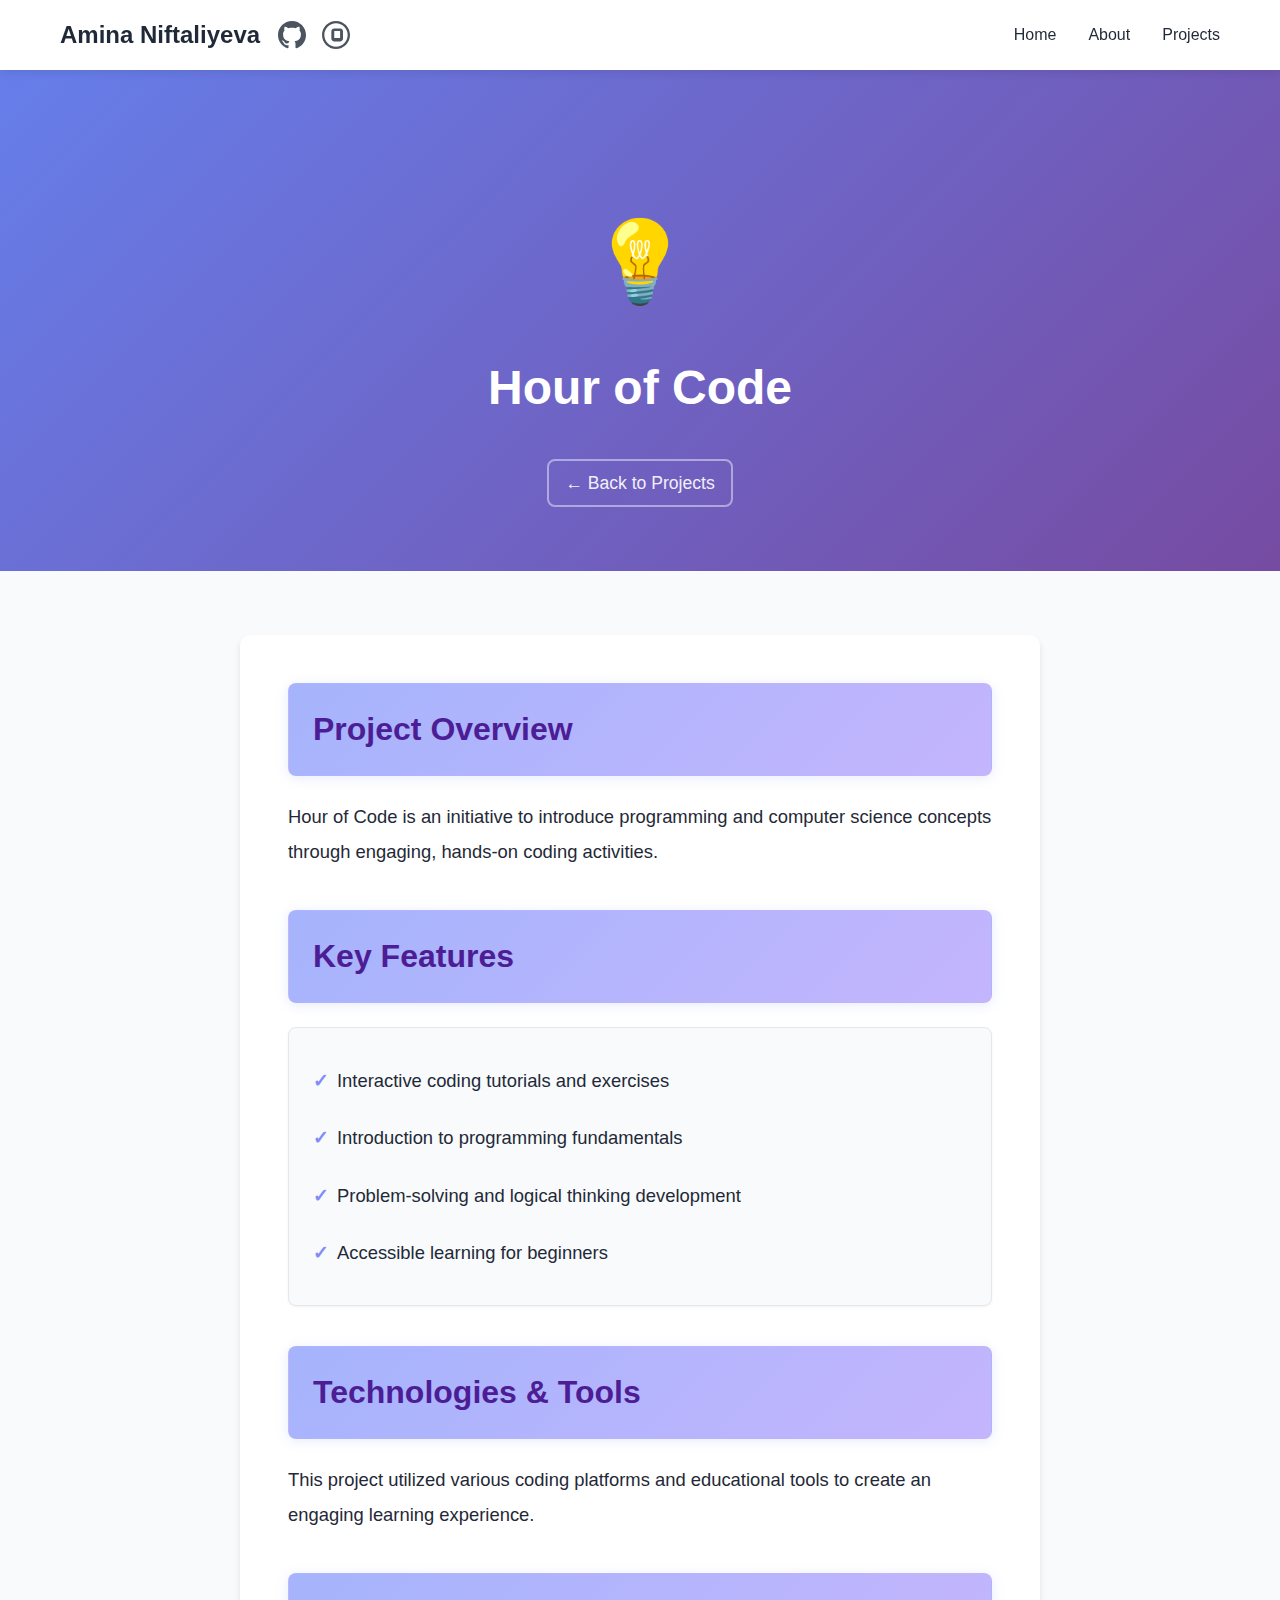
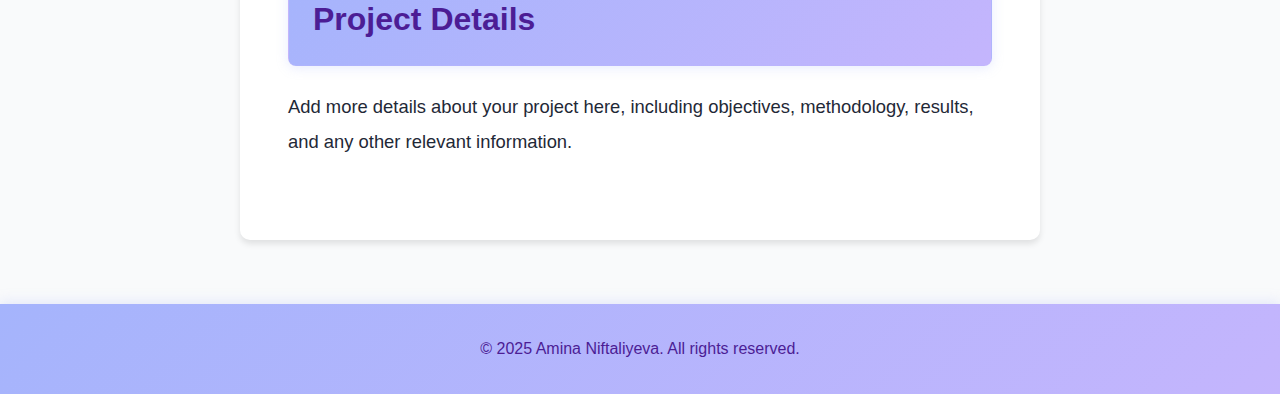
<file: hour-of-code.html>
<!DOCTYPE html>
<html lang="en">
<head>
    <meta charset="UTF-8">
    <meta name="viewport" content="width=device-width, initial-scale=1.0">
    <title>Hour of Code - Amina Niftaliyeva</title>
    <link rel="stylesheet" href="styles.css">
</head>
<body>
    <nav class="navbar">
        <div class="nav-container">
            <div class="logo-container">
                <a href="index.html" class="logo">Amina Niftaliyeva</a>
                <div class="social-icons">
                    <a href="https://github.com/Aminaniftaliyeva" target="_blank" rel="noopener noreferrer" class="social-icon" aria-label="GitHub">
                        <svg width="28" height="28" viewBox="0 0 24 24" fill="currentColor">
                            <path d="M12 0c-6.626 0-12 5.373-12 12 0 5.302 3.438 9.8 8.207 11.387.599.111.793-.261.793-.577v-2.234c-3.338.726-4.033-1.416-4.033-1.416-.546-1.387-1.333-1.756-1.333-1.756-1.089-.745.083-.729.083-.729 1.205.084 1.839 1.237 1.839 1.237 1.07 1.834 2.807 1.304 3.492.997.107-.775.418-1.305.762-1.604-2.665-.305-5.467-1.334-5.467-5.931 0-1.311.469-2.381 1.236-3.221-.124-.303-.535-1.524.117-3.176 0 0 1.008-.322 3.301 1.23.957-.266 1.983-.399 3.003-.404 1.02.005 2.047.138 3.006.404 2.291-1.552 3.297-1.23 3.297-1.23.653 1.653.242 2.874.118 3.176.77.84 1.235 1.911 1.235 3.221 0 4.609-2.807 5.624-5.479 5.921.43.372.823 1.102.823 2.222v3.293c0 .319.192.694.801.576 4.765-1.589 8.199-6.086 8.199-11.386 0-6.627-5.373-12-12-12z"/>
                        </svg>
                    </a>
                    <a href="https://www.codecademy.com/profiles/AminaNiftaliyeva" target="_blank" rel="noopener noreferrer" class="social-icon" aria-label="Codecademy">
                        <svg width="28" height="28" viewBox="0 0 24 24" fill="currentColor">
                            <path d="M12 0C5.373 0 0 5.373 0 12s5.373 12 12 12 12-5.373 12-12S18.627 0 12 0zm0 2c5.514 0 10 4.486 10 10s-4.486 10-10 10S2 17.514 2 12 6.486 2 12 2zm-1.5 4.5c-1.38 0-2.5 1.12-2.5 2.5v6c0 1.38 1.12 2.5 2.5 2.5h5c1.38 0 2.5-1.12 2.5-2.5v-6c0-1.38-1.12-2.5-2.5-2.5h-5zm0 2h5v6h-5v-6z"/>
                        </svg>
                    </a>
                </div>
            </div>
            <ul class="nav-menu">
                <li><a href="index.html#home" class="nav-link">Home</a></li>
                <li><a href="index.html#about" class="nav-link">About</a></li>
                <li><a href="index.html#projects" class="nav-link">Projects</a></li>
            </ul>
            <div class="hamburger">
                <span></span>
                <span></span>
                <span></span>
            </div>
        </div>
    </nav>

    <section class="project-hero">
        <div class="container">
            <div class="project-header">
                <div class="project-icon-large">💡</div>
                <h1 class="project-title">Hour of Code</h1>
                <a href="index.html#projects" class="back-link">← Back to Projects</a>
            </div>
        </div>
    </section>

    <section class="project-content">
        <div class="container">
            <div class="project-details">
                <h2>Project Overview</h2>
                <p>Hour of Code is an initiative to introduce programming and computer science concepts through engaging, hands-on coding activities.</p>
                
                <h2>Key Features</h2>
                <ul class="project-list">
                    <li>Interactive coding tutorials and exercises</li>
                    <li>Introduction to programming fundamentals</li>
                    <li>Problem-solving and logical thinking development</li>
                    <li>Accessible learning for beginners</li>
                </ul>

                <h2>Technologies & Tools</h2>
                <p>This project utilized various coding platforms and educational tools to create an engaging learning experience.</p>

                <h2>Project Details</h2>
                <p>Add more details about your project here, including objectives, methodology, results, and any other relevant information.</p>
            </div>
        </div>
    </section>

    <footer class="footer">
        <div class="container">
            <p>&copy; 2025 Amina Niftaliyeva. All rights reserved.</p>
        </div>
    </footer>

    <script src="script.js"></script>
</body>
</html>
</file>
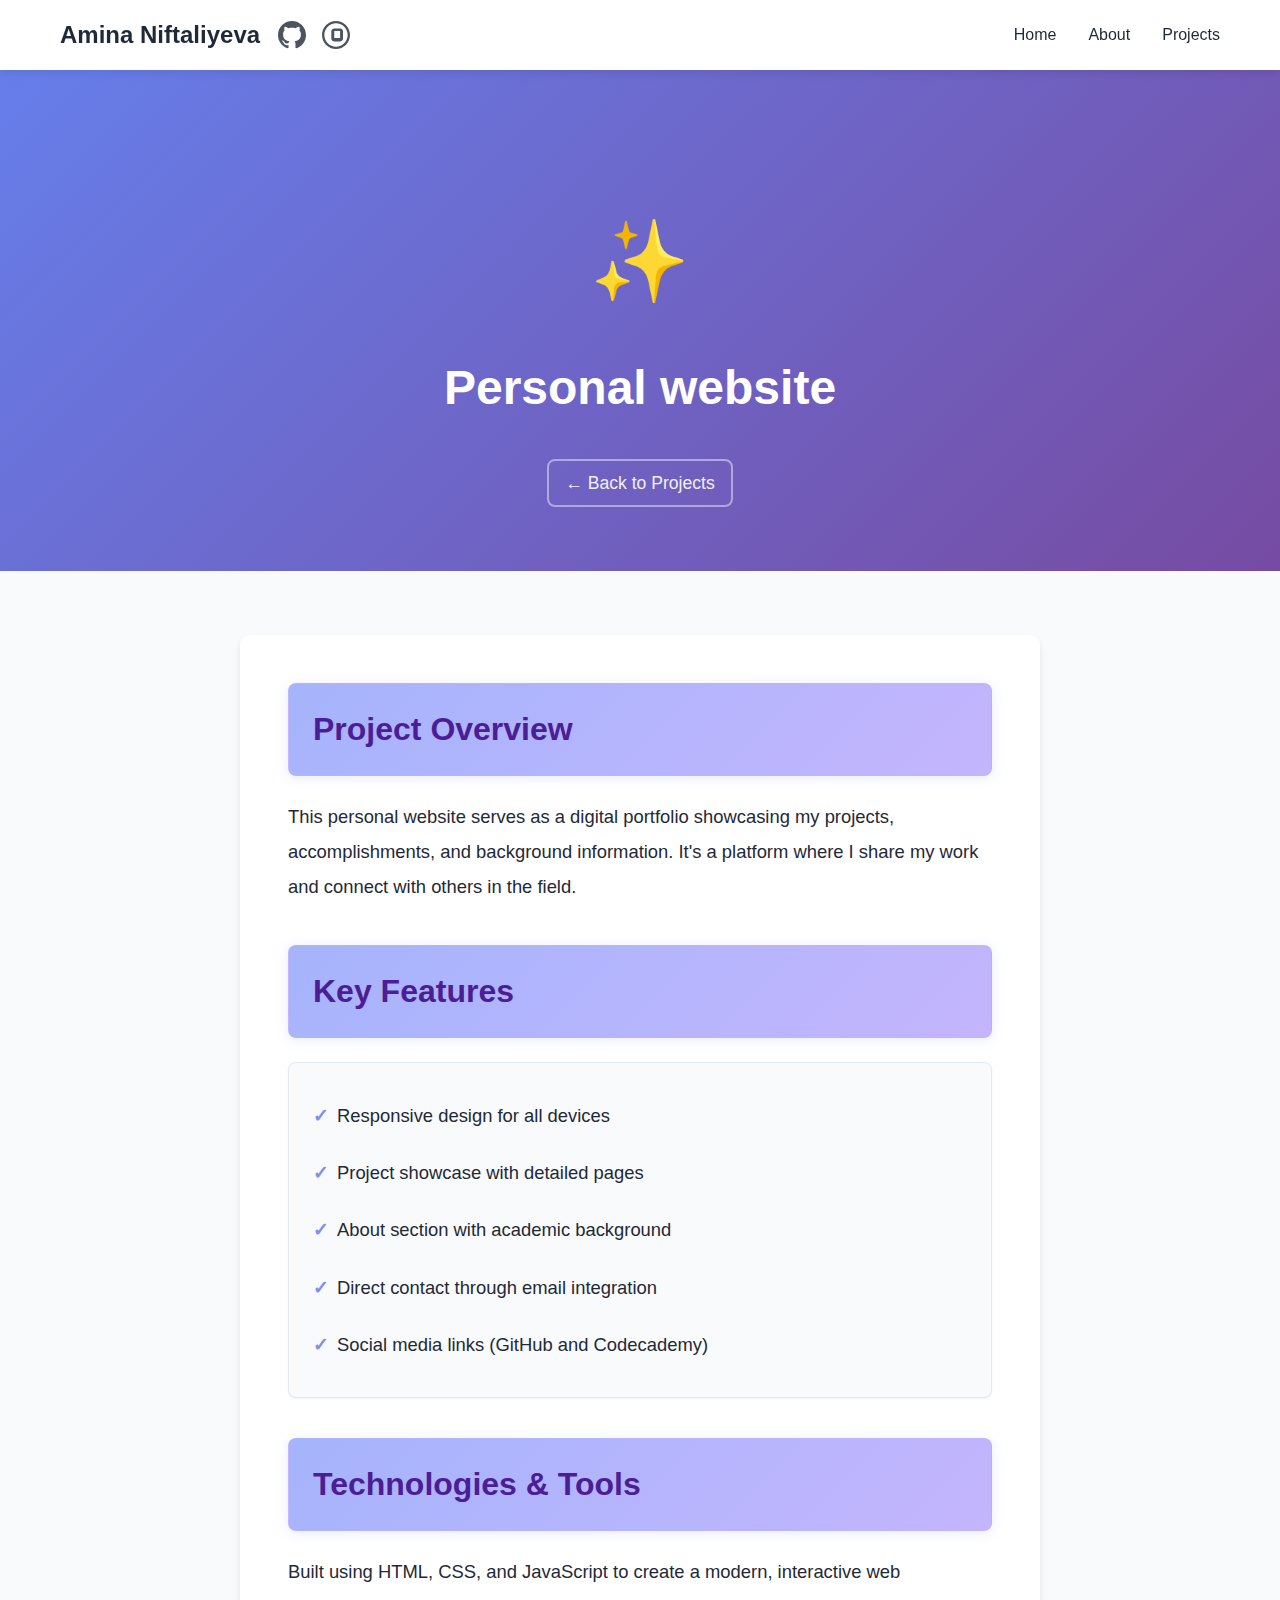
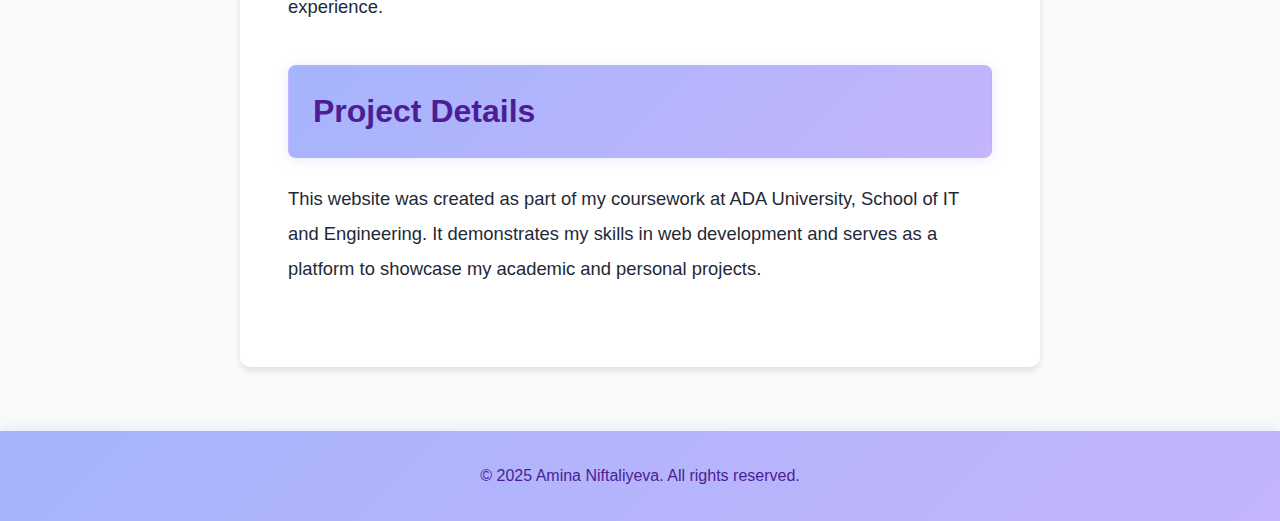
<file: personal-website.html>
<!DOCTYPE html>
<html lang="en">
<head>
    <meta charset="UTF-8">
    <meta name="viewport" content="width=device-width, initial-scale=1.0">
    <title>Personal website - Amina Niftaliyeva</title>
    <link rel="stylesheet" href="styles.css">
</head>
<body>
    <nav class="navbar">
        <div class="nav-container">
            <div class="logo-container">
                <a href="index.html" class="logo">Amina Niftaliyeva</a>
                <div class="social-icons">
                    <a href="https://github.com/Aminaniftaliyeva" target="_blank" rel="noopener noreferrer" class="social-icon" aria-label="GitHub">
                        <svg width="28" height="28" viewBox="0 0 24 24" fill="currentColor">
                            <path d="M12 0c-6.626 0-12 5.373-12 12 0 5.302 3.438 9.8 8.207 11.387.599.111.793-.261.793-.577v-2.234c-3.338.726-4.033-1.416-4.033-1.416-.546-1.387-1.333-1.756-1.333-1.756-1.089-.745.083-.729.083-.729 1.205.084 1.839 1.237 1.839 1.237 1.07 1.834 2.807 1.304 3.492.997.107-.775.418-1.305.762-1.604-2.665-.305-5.467-1.334-5.467-5.931 0-1.311.469-2.381 1.236-3.221-.124-.303-.535-1.524.117-3.176 0 0 1.008-.322 3.301 1.23.957-.266 1.983-.399 3.003-.404 1.02.005 2.047.138 3.006.404 2.291-1.552 3.297-1.23 3.297-1.23.653 1.653.242 2.874.118 3.176.77.84 1.235 1.911 1.235 3.221 0 4.609-2.807 5.624-5.479 5.921.43.372.823 1.102.823 2.222v3.293c0 .319.192.694.801.576 4.765-1.589 8.199-6.086 8.199-11.386 0-6.627-5.373-12-12-12z"/>
                        </svg>
                    </a>
                    <a href="https://www.codecademy.com/profiles/AminaNiftaliyeva" target="_blank" rel="noopener noreferrer" class="social-icon" aria-label="Codecademy">
                        <svg width="28" height="28" viewBox="0 0 24 24" fill="currentColor">
                            <path d="M12 0C5.373 0 0 5.373 0 12s5.373 12 12 12 12-5.373 12-12S18.627 0 12 0zm0 2c5.514 0 10 4.486 10 10s-4.486 10-10 10S2 17.514 2 12 6.486 2 12 2zm-1.5 4.5c-1.38 0-2.5 1.12-2.5 2.5v6c0 1.38 1.12 2.5 2.5 2.5h5c1.38 0 2.5-1.12 2.5-2.5v-6c0-1.38-1.12-2.5-2.5-2.5h-5zm0 2h5v6h-5v-6z"/>
                        </svg>
                    </a>
                </div>
            </div>
            <ul class="nav-menu">
                <li><a href="index.html#home" class="nav-link">Home</a></li>
                <li><a href="index.html#about" class="nav-link">About</a></li>
                <li><a href="index.html#projects" class="nav-link">Projects</a></li>
            </ul>
            <div class="hamburger">
                <span></span>
                <span></span>
                <span></span>
            </div>
        </div>
    </nav>

    <section class="project-hero">
        <div class="container">
            <div class="project-header">
                <div class="project-icon-large">✨</div>
                <h1 class="project-title">Personal website</h1>
                <a href="index.html#projects" class="back-link">← Back to Projects</a>
            </div>
        </div>
    </section>

    <section class="project-content">
        <div class="container">
            <div class="project-details">
                <h2>Project Overview</h2>
                <p>This personal website serves as a digital portfolio showcasing my projects, accomplishments, and background information. It's a platform where I share my work and connect with others in the field.</p>
                
                <h2>Key Features</h2>
                <ul class="project-list">
                    <li>Responsive design for all devices</li>
                    <li>Project showcase with detailed pages</li>
                    <li>About section with academic background</li>
                    <li>Direct contact through email integration</li>
                    <li>Social media links (GitHub and Codecademy)</li>
                </ul>

                <h2>Technologies & Tools</h2>
                <p>Built using HTML, CSS, and JavaScript to create a modern, interactive web experience.</p>

                <h2>Project Details</h2>
                <p>This website was created as part of my coursework at ADA University, School of IT and Engineering. It demonstrates my skills in web development and serves as a platform to showcase my academic and personal projects.</p>
            </div>
        </div>
    </section>

    <footer class="footer">
        <div class="container">
            <p>&copy; 2025 Amina Niftaliyeva. All rights reserved.</p>
        </div>
    </footer>

    <script src="script.js"></script>
</body>
</html>
</file>
<file: styles.css>
* {
    margin: 0;
    padding: 0;
    box-sizing: border-box;
}

:root {
    --primary-color: #6366f1;
    --secondary-color: #8b5cf6;
    --text-color: #1f2937;
    --text-light: #6b7280;
    --bg-color: #ffffff;
    --bg-light: #f9fafb;
    --border-color: #e5e7eb;
}

body {
    font-family: 'Segoe UI', Tahoma, Geneva, Verdana, sans-serif;
    line-height: 1.6;
    color: var(--text-color);
    overflow-x: hidden;
}

.container {
    max-width: 1200px;
    margin: 0 auto;
    padding: 0 20px;
}

/* Navigation */
.navbar {
    position: fixed;
    top: 0;
    width: 100%;
    background: rgba(255, 255, 255, 0.95);
    backdrop-filter: blur(10px);
    box-shadow: 0 2px 10px rgba(0, 0, 0, 0.1);
    z-index: 1000;
    transition: all 0.3s ease;
}

.nav-container {
    max-width: 1200px;
    margin: 0 auto;
    padding: 1rem 20px;
    display: flex;
    justify-content: space-between;
    align-items: center;
}

.logo-container {
    display: flex;
    align-items: center;
    gap: 1rem;
}

.logo {
    font-size: 1.5rem;
    font-weight: bold;
    color: var(--primary-color);
}

.navbar .social-icons {
    display: flex;
    gap: 0.75rem;
    align-items: center;
}

.navbar .social-icon {
    display: inline-flex;
    align-items: center;
    justify-content: center;
    width: 32px;
    height: 32px;
    color: var(--text-color);
    transition: all 0.3s ease;
    opacity: 0.8;
}

.navbar .social-icon:hover {
    opacity: 1;
    color: var(--primary-color);
    transform: translateY(-2px);
}

.navbar .social-icon svg {
    width: 28px;
    height: 28px;
}

.nav-menu {
    display: flex;
    list-style: none;
    gap: 2rem;
}

.nav-link {
    text-decoration: none;
    color: var(--text-color);
    font-weight: 500;
    transition: color 0.3s ease;
    position: relative;
}

.nav-link:hover {
    color: var(--primary-color);
}

.nav-link::after {
    content: '';
    position: absolute;
    bottom: -5px;
    left: 0;
    width: 0;
    height: 2px;
    background: var(--primary-color);
    transition: width 0.3s ease;
}

.nav-link:hover::after {
    width: 100%;
}

.hamburger {
    display: none;
    flex-direction: column;
    cursor: pointer;
    gap: 4px;
}

.hamburger span {
    width: 25px;
    height: 3px;
    background: var(--text-color);
    transition: all 0.3s ease;
}

/* Hero Section */
.hero {
    min-height: 100vh;
    display: flex;
    flex-direction: column;
    justify-content: center;
    align-items: center;
    text-align: center;
    background: linear-gradient(135deg, #667eea 0%, #764ba2 100%);
    color: white;
    position: relative;
    overflow: hidden;
}

.hero::before {
    content: '';
    position: absolute;
    top: 0;
    left: 0;
    right: 0;
    bottom: 0;
    background: url('data:image/svg+xml,<svg width="100" height="100" xmlns="http://www.w3.org/2000/svg"><defs><pattern id="grid" width="100" height="100" patternUnits="userSpaceOnUse"><path d="M 100 0 L 0 0 0 100" fill="none" stroke="rgba(255,255,255,0.1)" stroke-width="1"/></pattern></defs><rect width="100" height="100" fill="url(%23grid)"/></svg>');
    opacity: 0.3;
}

.hero-content {
    position: relative;
    z-index: 1;
    animation: fadeInUp 1s ease;
}

.profile-image {
    width: 200px;
    height: 200px;
    border-radius: 50%;
    object-fit: cover;
    border: 5px solid rgba(255, 255, 255, 0.3);
    margin-bottom: 2rem;
    box-shadow: 0 8px 20px rgba(0, 0, 0, 0.3);
    animation: fadeInUp 1s ease;
}

.hero-title {
    font-size: 3.5rem;
    margin-bottom: 1rem;
    font-weight: 700;
}

.hero-subtitle {
    font-size: 1.5rem;
    margin-bottom: 2rem;
    opacity: 0.9;
}

.cta-button {
    display: inline-block;
    padding: 1rem 2.5rem;
    font-size: 1.1rem;
    background: white;
    color: var(--primary-color);
    border: none;
    border-radius: 50px;
    cursor: pointer;
    font-weight: 600;
    text-decoration: none;
    transition: all 0.3s ease;
    box-shadow: 0 4px 15px rgba(0, 0, 0, 0.2);
}

.cta-button:hover {
    transform: translateY(-2px);
    box-shadow: 0 6px 20px rgba(0, 0, 0, 0.3);
}

.scroll-indicator {
    position: absolute;
    bottom: 30px;
    left: 50%;
    transform: translateX(-50%);
    animation: bounce 2s infinite;
}

.scroll-indicator span {
    display: block;
    width: 30px;
    height: 30px;
    border-right: 3px solid white;
    border-bottom: 3px solid white;
    transform: rotate(45deg);
}

/* Sections */
section {
    padding: 5rem 0;
}

.section-title {
    font-size: 2.5rem;
    text-align: center;
    margin-bottom: 3rem;
    color: var(--text-color);
    position: relative;
}

.section-title::after {
    content: '';
    position: absolute;
    bottom: -10px;
    left: 50%;
    transform: translateX(-50%);
    width: 60px;
    height: 4px;
    background: linear-gradient(90deg, var(--primary-color), var(--secondary-color));
    border-radius: 2px;
}

/* About Section */
.about {
    background: var(--bg-light);
}

.about-content {
    max-width: 800px;
    margin: 0 auto;
    text-align: center;
}

.about-text p {
    font-size: 1.1rem;
    color: var(--text-light);
    margin-bottom: 1rem;
    line-height: 1.8;
}

/* Projects Section */
.projects-grid {
    display: grid;
    grid-template-columns: repeat(auto-fit, minmax(300px, 1fr));
    gap: 2rem;
    margin-top: 2rem;
}

.project-card {
    display: block;
    background: white;
    padding: 2rem;
    border-radius: 10px;
    box-shadow: 0 4px 6px rgba(0, 0, 0, 0.1);
    text-align: center;
    transition: transform 0.3s ease, box-shadow 0.3s ease;
    text-decoration: none;
    color: inherit;
}

.project-card:hover {
    transform: translateY(-5px);
    box-shadow: 0 8px 15px rgba(0, 0, 0, 0.2);
}

.project-icon {
    font-size: 3rem;
    margin-bottom: 1rem;
}

.project-card h3 {
    font-size: 1.5rem;
    margin-bottom: 1rem;
    color: var(--text-color);
}

.project-card p {
    color: var(--text-light);
    line-height: 1.6;
}

/* Project Pages */
.project-hero {
    padding: 8rem 0 4rem;
    background: linear-gradient(135deg, #667eea 0%, #764ba2 100%);
    color: white;
    margin-top: 70px;
}

.project-header {
    text-align: center;
}

.project-icon-large {
    font-size: 5rem;
    margin-bottom: 1.5rem;
}

.project-title {
    font-size: 3rem;
    margin-bottom: 2rem;
    font-weight: 700;
}

.back-link {
    display: inline-block;
    color: white;
    text-decoration: none;
    font-size: 1.1rem;
    opacity: 0.9;
    transition: opacity 0.3s ease;
    padding: 0.5rem 1rem;
    border: 2px solid rgba(255, 255, 255, 0.5);
    border-radius: 8px;
}

.back-link:hover {
    opacity: 1;
    background: rgba(255, 255, 255, 0.1);
}

.project-content {
    padding: 4rem 0;
    background: var(--bg-light);
}

.project-details {
    max-width: 800px;
    margin: 0 auto;
    background: white;
    padding: 3rem;
    border-radius: 10px;
    box-shadow: 0 4px 6px rgba(0, 0, 0, 0.1);
}

.project-details h2 {
    font-size: 2rem;
    margin-top: 2.5rem;
    margin-bottom: 1.5rem;
    color: var(--text-color);
    background: linear-gradient(135deg, #a5b4fc, #c4b5fd);
    color: #4c1d95;
    padding: 1.25rem 1.5rem;
    border-radius: 8px;
    box-shadow: 0 2px 12px rgba(165, 180, 252, 0.25);
    font-weight: 600;
    border: 1px solid rgba(196, 181, 253, 0.3);
}

.project-details h2:first-child {
    margin-top: 0;
}

.project-details p {
    font-size: 1.15rem;
    color: var(--text-color);
    line-height: 1.9;
    margin-bottom: 2rem;
    font-weight: 400;
}

.project-details p strong {
    color: var(--text-color);
    font-weight: 600;
}

.project-details h3 {
    font-size: 1.5rem;
    margin-top: 2rem;
    margin-bottom: 0.75rem;
    color: #6366f1;
    font-weight: 600;
    padding-bottom: 0.5rem;
    border-bottom: 2px solid #e2e8f0;
}

.project-list {
    list-style: none;
    padding: 0;
    margin: 1.5rem 0 2rem 0;
    background: #f8fafc;
    padding: 1.5rem;
    border-radius: 8px;
    border: 1px solid #e2e8f0;
    box-shadow: 0 1px 3px rgba(0, 0, 0, 0.05);
}

.project-list li {
    padding: 0.75rem 0;
    padding-left: 1.5rem;
    position: relative;
    color: var(--text-color);
    font-size: 1.15rem;
    line-height: 1.8;
    font-weight: 400;
}

.project-list li::before {
    content: '✓';
    position: absolute;
    left: 0;
    color: #818cf8;
    font-weight: bold;
    font-size: 1.2rem;
}

.logo {
    text-decoration: none;
    color: inherit;
}

.gate-image {
    width: 100%;
    max-width: 600px;
    height: auto;
    border-radius: 8px;
    margin: 1.5rem auto;
    box-shadow: 0 4px 12px rgba(0, 0, 0, 0.15);
    display: block;
}

.project-details a {
    color: #818cf8;
    text-decoration: none;
    font-weight: 600;
    border-bottom: 2px solid #c4b5fd;
    transition: all 0.3s ease;
}

.project-details a:hover {
    color: #a78bfa;
    border-bottom-color: #a78bfa;
}

/* Footer */
.footer {
    background: linear-gradient(135deg, #a5b4fc, #c4b5fd);
    color: #4c1d95;
    text-align: center;
    padding: 2rem 0;
    box-shadow: 0 -2px 12px rgba(165, 180, 252, 0.25);
}

/* Animations */
@keyframes fadeInUp {
    from {
        opacity: 0;
        transform: translateY(30px);
    }
    to {
        opacity: 1;
        transform: translateY(0);
    }
}

@keyframes bounce {
    0%, 20%, 50%, 80%, 100% {
        transform: translateX(-50%) translateY(0);
    }
    40% {
        transform: translateX(-50%) translateY(-10px);
    }
    60% {
        transform: translateX(-50%) translateY(-5px);
    }
}

/* Responsive Design */
@media (max-width: 768px) {
    .hamburger {
        display: flex;
    }

    .nav-menu {
        position: fixed;
        left: -100%;
        top: 70px;
        flex-direction: column;
        background: white;
        width: 100%;
        text-align: center;
        transition: 0.3s;
        box-shadow: 0 10px 27px rgba(0, 0, 0, 0.05);
        padding: 2rem 0;
    }

    .nav-menu.active {
        left: 0;
    }

    .logo-container {
        gap: 0.75rem;
    }

    .logo {
        font-size: 1.2rem;
    }

    .navbar .social-icon {
        width: 28px;
        height: 28px;
    }

    .navbar .social-icon svg {
        width: 24px;
        height: 24px;
    }

    .profile-image {
        width: 150px;
        height: 150px;
        margin-bottom: 1.5rem;
    }

    .hero-title {
        font-size: 2.5rem;
    }

    .hero-subtitle {
        font-size: 1.2rem;
    }

    .projects-grid {
        grid-template-columns: 1fr;
    }

    .section-title {
        font-size: 2rem;
    }

    .project-hero {
        padding: 6rem 0 3rem;
    }

    .project-icon-large {
        font-size: 3.5rem;
    }

    .project-title {
        font-size: 2rem;
    }

    .project-details {
        padding: 2rem 1.5rem;
    }

    .project-details h2 {
        font-size: 1.5rem;
        padding: 1rem 1.25rem;
    }

    .project-details p {
        font-size: 1.05rem;
    }

    .project-list {
        padding: 1.25rem;
    }

    .project-list li {
        font-size: 1.05rem;
    }
}
</file>
